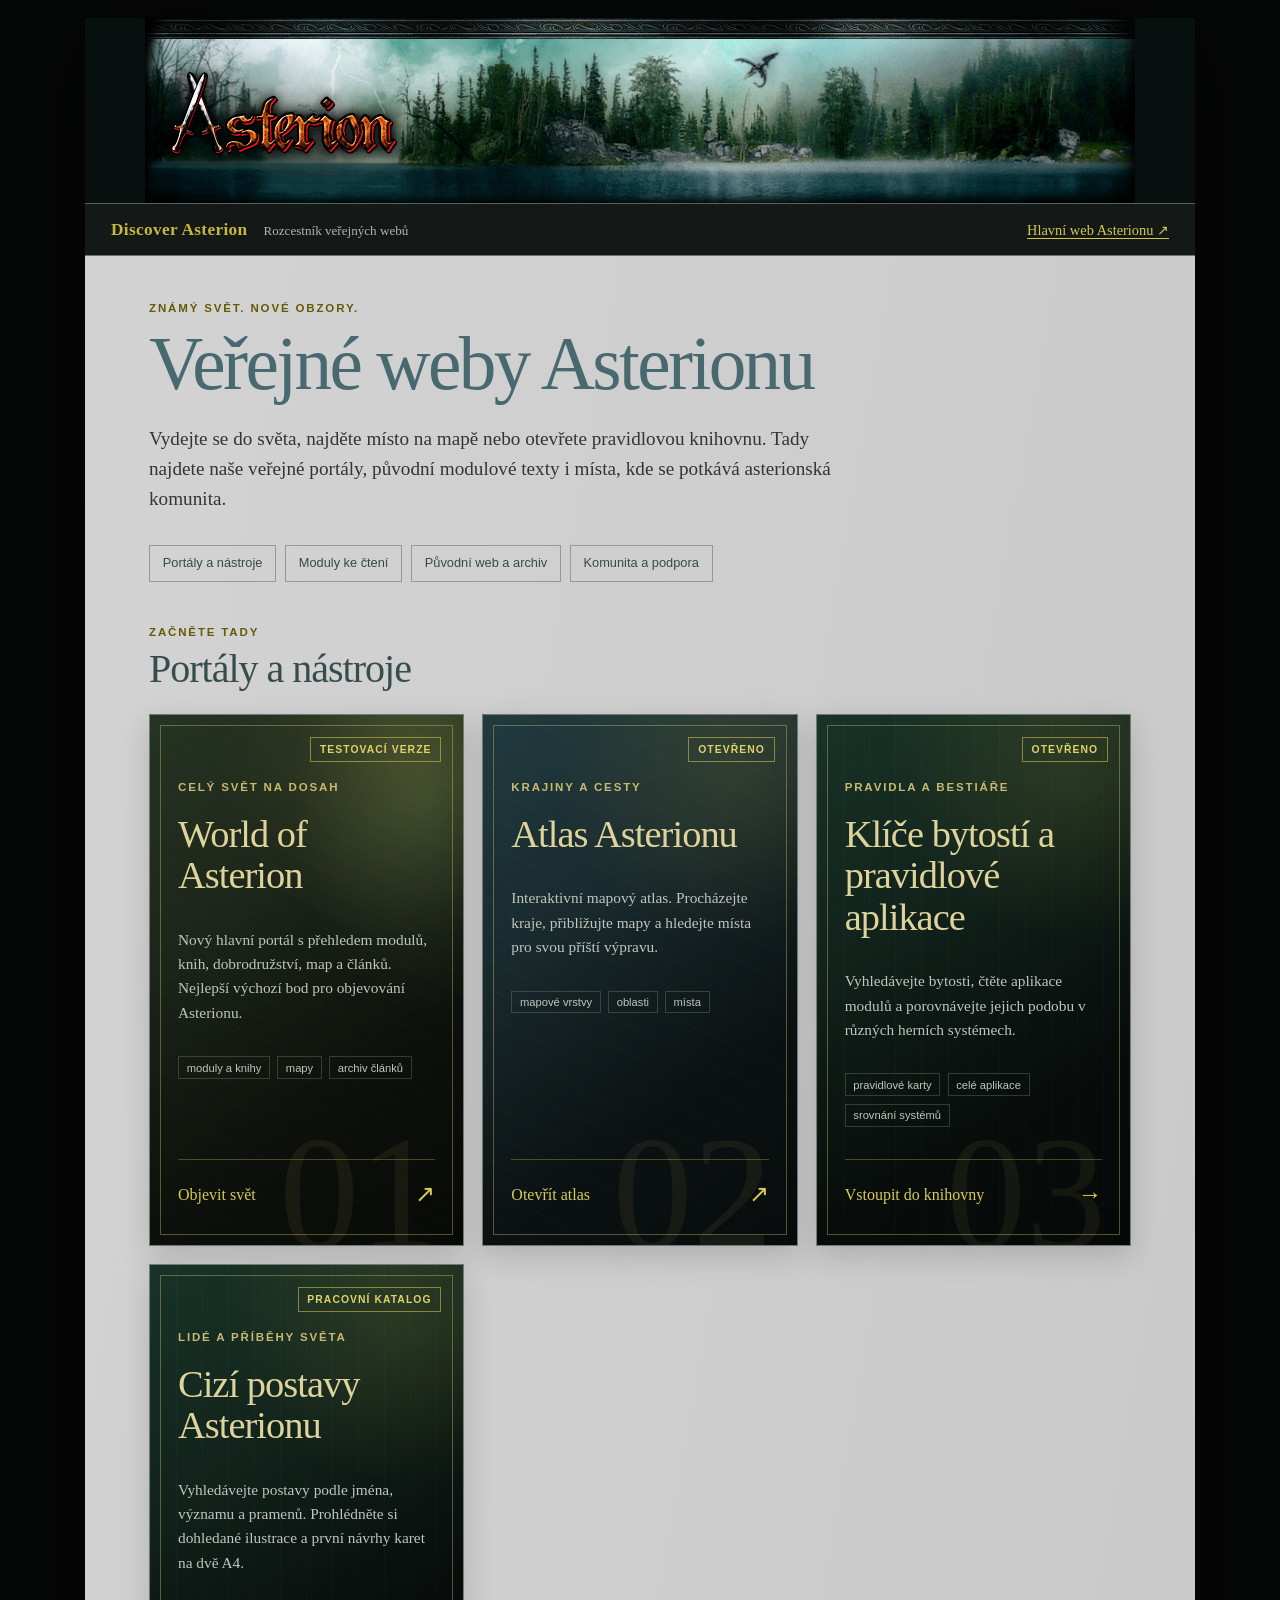
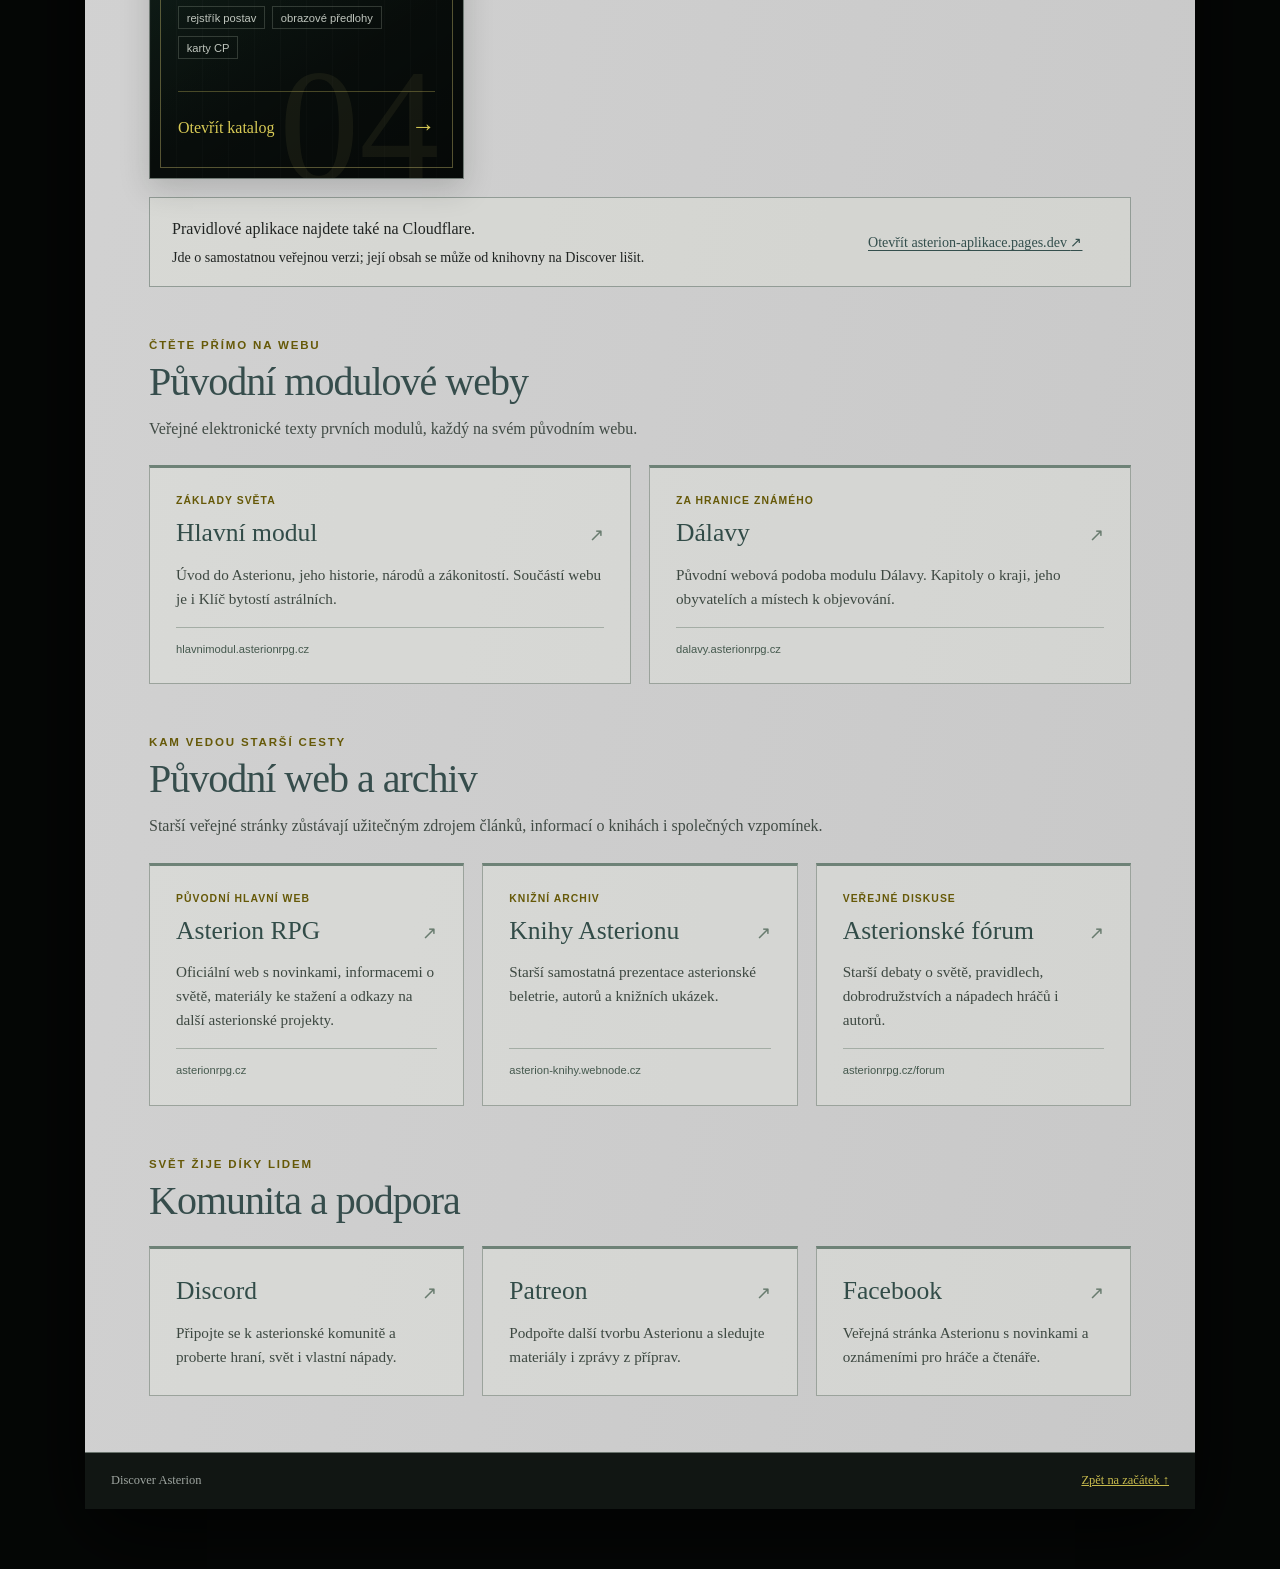
<file: index.html>
<!doctype html>
<html lang="cs">
<head>
  <meta charset="utf-8">
  <meta name="viewport" content="width=device-width, initial-scale=1">
  <meta name="description" content="Veřejné weby Asterionu na jednom místě: hlavní portál, mapový atlas, Klíče bytostí, pravidlové aplikace, modulové texty a komunita.">
  <title>Discover Asterion — veřejné weby a knihovny</title>
  <link rel="icon" href="assets/header1.png" type="image/png">
  <link rel="stylesheet" href="styles.css?v=20261112a">
</head>
<body>
  <a class="skip-link" href="#obsah">Přejít k obsahu</a>

  <div class="site-frame">
    <header class="asterion-header" aria-label="Discover Asterion">
      <a href="https://worldofasterion.github.io/#/home" aria-label="Přejít na hlavní web Asterionu">
        <img src="assets/header1.png" alt="" width="195" height="185">
        <img src="assets/header2d.png" alt="Asterion" width="600" height="185">
        <img src="assets/header3d.png" alt="" width="195" height="185">
      </a>
    </header>

    <nav class="site-nav" aria-label="Související weby">
      <strong>Discover Asterion</strong>
      <span>Rozcestník veřejných webů</span>
      <a href="https://worldofasterion.github.io/#/home">Hlavní web Asterionu&nbsp;↗</a>
    </nav>

    <main id="obsah">
      <section class="intro" aria-labelledby="page-title">
        <p class="eyebrow">Známý svět. Nové obzory.</p>
        <h1 id="page-title">Veřejné weby Asterionu</h1>
        <p class="lead">Vydejte se do světa, najděte místo na mapě nebo otevřete pravidlovou knihovnu. Tady najdete naše veřejné portály, původní modulové texty i místa, kde se potkává asterionská komunita.</p>
      </section>

      <nav class="section-nav" aria-label="Na této stránce">
        <a href="#weby">Portály a nástroje</a>
        <a href="#moduly">Moduly ke čtení</a>
        <a href="#archiv">Původní web a archiv</a>
        <a href="#komunita">Komunita a podpora</a>
      </nav>

      <section class="directory-section" id="weby" aria-labelledby="weby-title">
        <div class="section-heading">
          <p class="eyebrow">Začněte tady</p>
          <h2 id="weby-title">Portály a nástroje</h2>
        </div>
        <div class="portal-grid">
          <a class="portal portal-world" href="https://worldofasterion.github.io/#/home" aria-labelledby="world-title">
            <span class="portal-number" aria-hidden="true">01</span>
            <span class="portal-status is-live">Testovací verze</span>
            <div class="portal-copy">
              <p class="eyebrow">Celý svět na dosah</p>
              <h3 id="world-title">World of Asterion</h3>
              <p>Nový hlavní portál s přehledem modulů, knih, dobrodružství, map a článků. Nejlepší výchozí bod pro objevování Asterionu.</p>
              <ul aria-label="Obsah portálu"><li>moduly a knihy</li><li>mapy</li><li>archiv článků</li></ul>
              <span class="portal-action">Objevit svět <b aria-hidden="true">↗</b></span>
            </div>
          </a>
          <a class="portal portal-atlas" href="https://asterion-atlas.github.io/" aria-labelledby="atlas-title">
            <span class="portal-number" aria-hidden="true">02</span>
            <span class="portal-status is-live">Otevřeno</span>
            <div class="portal-copy">
              <p class="eyebrow">Krajiny a cesty</p>
              <h3 id="atlas-title">Atlas Asterionu</h3>
              <p>Interaktivní mapový atlas. Procházejte kraje, přibližujte mapy a hledejte místa pro svou příští výpravu.</p>
              <ul aria-label="Možnosti atlasu"><li>mapové vrstvy</li><li>oblasti</li><li>místa</li></ul>
              <span class="portal-action">Otevřít atlas <b aria-hidden="true">↗</b></span>
            </div>
          </a>
          <a class="portal portal-apps" href="aplikace/#home" aria-labelledby="apps-title">
            <span class="portal-number" aria-hidden="true">03</span>
            <span class="portal-status is-live">Otevřeno</span>
            <div class="portal-copy">
              <p class="eyebrow">Pravidla a bestiáře</p>
              <h3 id="apps-title">Klíče bytostí a pravidlové aplikace</h3>
              <p>Vyhledávejte bytosti, čtěte aplikace modulů a porovnávejte jejich podobu v různých herních systémech.</p>
              <ul aria-label="Obsah knihovny"><li>pravidlové karty</li><li>celé aplikace</li><li>srovnání systémů</li></ul>
              <span class="portal-action">Vstoupit do knihovny <b aria-hidden="true">→</b></span>
            </div>
          </a>
          <a class="portal portal-apps" href="cizi-postavy/" aria-labelledby="cp-title">
            <span class="portal-number" aria-hidden="true">04</span>
            <span class="portal-status is-live">Pracovní katalog</span>
            <div class="portal-copy"><p class="eyebrow">Lidé a příběhy světa</p>
              <h3 id="cp-title">Cizí postavy Asterionu</h3>
              <p>Vyhledávejte postavy podle jména, významu a pramenů. Prohlédněte si dohledané ilustrace a první návrhy karet na dvě A4.</p>
              <ul aria-label="Obsah katalogu"><li>rejstřík postav</li><li>obrazové předlohy</li><li>karty CP</li></ul>
              <span class="portal-action">Otevřít katalog <b aria-hidden="true">→</b></span>
            </div>
          </a>
        </div>
        <aside class="version-note" aria-label="Další veřejná pravidlová knihovna">
          <p><strong>Pravidlové aplikace najdete také na Cloudflare.</strong> Jde o samostatnou veřejnou verzi; její obsah se může od knihovny na Discover lišit.</p>
          <a href="https://asterion-aplikace.pages.dev/">Otevřít asterion-aplikace.pages.dev <span aria-hidden="true">↗</span></a>
        </aside>
      </section>

      <section class="directory-section" id="moduly" aria-labelledby="moduly-title">
        <div class="section-heading">
          <p class="eyebrow">Čtěte přímo na webu</p>
          <h2 id="moduly-title">Původní modulové weby</h2>
          <p>Veřejné elektronické texty prvních modulů, každý na svém původním webu.</p>
        </div>
        <div class="link-grid two-columns">
          <a class="web-link" href="https://hlavnimodul.asterionrpg.cz/" aria-labelledby="hm-title">
            <span class="web-kind">Základy světa</span>
            <h3 id="hm-title">Hlavní modul <span aria-hidden="true">↗</span></h3>
            <p>Úvod do Asterionu, jeho historie, národů a zákonitostí. Součástí webu je i Klíč bytostí astrálních.</p>
            <span class="web-address">hlavnimodul.asterionrpg.cz</span>
          </a>
          <a class="web-link" href="https://dalavy.asterionrpg.cz/" aria-labelledby="dalavy-title">
            <span class="web-kind">Za hranice známého</span>
            <h3 id="dalavy-title">Dálavy <span aria-hidden="true">↗</span></h3>
            <p>Původní webová podoba modulu Dálavy. Kapitoly o kraji, jeho obyvatelích a místech k objevování.</p>
            <span class="web-address">dalavy.asterionrpg.cz</span>
          </a>
        </div>
      </section>

      <section class="directory-section" id="archiv" aria-labelledby="archiv-title">
        <div class="section-heading">
          <p class="eyebrow">Kam vedou starší cesty</p>
          <h2 id="archiv-title">Původní web a archiv</h2>
          <p>Starší veřejné stránky zůstávají užitečným zdrojem článků, informací o knihách i společných vzpomínek.</p>
        </div>
        <div class="link-grid">
          <a class="web-link" href="https://asterionrpg.cz/" aria-labelledby="original-title">
            <span class="web-kind">Původní hlavní web</span>
            <h3 id="original-title">Asterion RPG <span aria-hidden="true">↗</span></h3>
            <p>Oficiální web s novinkami, informacemi o světě, materiály ke stažení a odkazy na další asterionské projekty.</p>
            <span class="web-address">asterionrpg.cz</span>
          </a>
          <a class="web-link" href="https://asterion-knihy.webnode.cz/" aria-labelledby="books-title">
            <span class="web-kind">Knižní archiv</span>
            <h3 id="books-title">Knihy Asterionu <span aria-hidden="true">↗</span></h3>
            <p>Starší samostatná prezentace asterionské beletrie, autorů a knižních ukázek.</p>
            <span class="web-address">asterion-knihy.webnode.cz</span>
          </a>
          <a class="web-link" href="https://asterionrpg.cz/forum/" aria-labelledby="forum-title">
            <span class="web-kind">Veřejné diskuse</span>
            <h3 id="forum-title">Asterionské fórum <span aria-hidden="true">↗</span></h3>
            <p>Starší debaty o světě, pravidlech, dobrodružstvích a nápadech hráčů i autorů.</p>
            <span class="web-address">asterionrpg.cz/forum</span>
          </a>
        </div>
      </section>

      <section class="directory-section" id="komunita" aria-labelledby="komunita-title">
        <div class="section-heading">
          <p class="eyebrow">Svět žije díky lidem</p>
          <h2 id="komunita-title">Komunita a podpora</h2>
        </div>
        <div class="link-grid community-links">
          <a class="web-link" href="https://discord.gg/nff9kSGvEa" aria-labelledby="discord-title">
            <h3 id="discord-title">Discord <span aria-hidden="true">↗</span></h3>
            <p>Připojte se k asterionské komunitě a proberte hraní, svět i vlastní nápady.</p>
          </a>
          <a class="web-link" href="https://www.patreon.com/AsterionRPG" aria-labelledby="patreon-title">
            <h3 id="patreon-title">Patreon <span aria-hidden="true">↗</span></h3>
            <p>Podpořte další tvorbu Asterionu a sledujte materiály i zprávy z příprav.</p>
          </a>
          <a class="web-link" href="https://www.facebook.com/pages/Asterion-sv%C4%9Bt-pro-RPG/113271548682893" aria-labelledby="facebook-title">
            <h3 id="facebook-title">Facebook <span aria-hidden="true">↗</span></h3>
            <p>Veřejná stránka Asterionu s novinkami a oznámeními pro hráče a čtenáře.</p>
          </a>
        </div>
      </section>
    </main>

    <footer>
      <span>Discover Asterion</span>
      <a href="#obsah">Zpět na začátek ↑</a>
    </footer>
  </div>
</body>
</html>
</file>
<file: styles.css>
:root {
  --ink: #202422;
  --panel: #c8c8c8;
  --panel-light: #d3d3d3;
  --night: #050706;
  --night-soft: #111613;
  --gold: #c7b73d;
  --gold-deep: #665908;
  --blue: #496970;
  --serif: Georgia, "Times New Roman", serif;
  color-scheme: dark;
}

* { box-sizing: border-box; }
html { min-width: 320px; background: var(--night); }

body {
  margin: 0;
  background: radial-gradient(circle at 50% -20%, #234b4a 0, #07100e 33rem, transparent 48rem), var(--night);
  color: var(--ink);
  font: 16px/1.58 var(--serif);
}

a { color: inherit; }
a:focus-visible { outline: 3px solid #496970; outline-offset: 5px; }
.portal:focus-visible, .site-nav a:focus-visible, footer a:focus-visible { outline-color: #e0d45d; }

.skip-link {
  position: fixed;
  left: 1rem;
  top: -5rem;
  z-index: 10;
  padding: .65rem .9rem;
  background: white;
  color: black;
}

.skip-link:focus { top: 1rem; }

.site-frame {
  width: min(1110px, calc(100% - 28px));
  margin: 18px auto 60px;
  box-shadow: 0 24px 80px #000c;
}

.asterion-header { height: 185px; overflow: hidden; background: #07100f; }

.asterion-header a {
  display: grid;
  grid-template-columns: 195px minmax(0, 600px) 195px;
  justify-content: center;
  width: 100%;
  height: 100%;
}

.asterion-header img { display: block; width: 100%; height: 185px; object-fit: cover; }

.site-nav {
  display: flex;
  align-items: baseline;
  gap: 1rem;
  min-height: 52px;
  padding: 12px 26px;
  border-top: 1px solid #52645d;
  border-bottom: 1px solid #6d746f;
  background: #141917;
  color: #e0e1dc;
}

.site-nav strong { color: var(--gold); font-size: 1.08rem; letter-spacing: .02em; }
.site-nav span { color: #aeb5b0; font-size: .82rem; }
.site-nav a { margin-left: auto; color: #d3c650; font-size: .9rem; text-underline-offset: .22em; }

main { padding: 46px clamp(24px, 5vw, 64px) 56px; background: linear-gradient(100deg, var(--panel-light), var(--panel)); }
.intro { max-width: 760px; }

.eyebrow {
  margin: 0 0 .45rem;
  color: var(--gold-deep);
  font: 700 .72rem/1.2 Arial, sans-serif;
  letter-spacing: .16em;
  text-transform: uppercase;
}

h1, h2, h3 { line-height: 1.08; }
h1 { margin: 0; color: var(--blue); font-size: clamp(2.5rem, 6vw, 4.7rem); font-weight: 400; letter-spacing: -.035em; }
.lead { max-width: 690px; margin: 1.2rem 0 0; color: #313633; font-size: clamp(1.02rem, 2vw, 1.2rem); }

.section-nav { display: flex; flex-wrap: wrap; gap: .55rem; margin-top: 30px; }
.section-nav a { padding: .55rem .8rem; border: 1px solid #939b95; color: #344b49; font: .8rem/1.4 Arial, sans-serif; text-decoration: none; }
.section-nav a:hover { background: #b5beb8; border-color: #496970; }
.directory-section { margin-top: 44px; scroll-margin-top: 24px; }
.directory-section + .directory-section { margin-top: 52px; }
.section-heading h2 { margin: 0; color: #364d4c; font-size: clamp(1.8rem, 3.2vw, 2.5rem); font-weight: 400; letter-spacing: -.025em; }
.section-heading > p:not(.eyebrow) { max-width: 690px; margin: .8rem 0 0; color: #414b45; }
.portal-grid { display: grid; grid-template-columns: repeat(3, minmax(0, 1fr)); gap: 18px; margin-top: 24px; }

.portal {
  position: relative;
  min-height: 420px;
  overflow: hidden;
  border: 1px solid #707a74;
  background: var(--night-soft);
  color: #e4e3d9;
  box-shadow: 0 10px 28px #1017132b;
  text-decoration: none;
  transition: transform .18s ease, box-shadow .18s ease;
}

.portal::before, .portal::after { position: absolute; content: ""; pointer-events: none; }
.portal::before { inset: 0; background: radial-gradient(circle at 80% 8%, #b9a73926, transparent 33%), linear-gradient(145deg, transparent 35%, #0008 100%); }
.portal::after { inset: 10px; border: 1px solid #d6ca7660; }

.portal-apps {
  background: repeating-linear-gradient(90deg, #ffffff05 0 1px, transparent 1px 26px), linear-gradient(150deg, #183328, #0b120f 72%);
}

.portal:hover { transform: translateY(-4px); box-shadow: 0 17px 38px #07100d66; }
.portal-world { background: radial-gradient(ellipse at 88% 15%, #7f9e6540, transparent 34%), repeating-linear-gradient(25deg, #ffffff04 0 1px, transparent 1px 18px), linear-gradient(145deg, #263423, #11150f 72%); }
.portal-atlas { background: repeating-linear-gradient(25deg, #ffffff05 0 1px, transparent 1px 26px), linear-gradient(145deg, #213b40, #101819 72%); }

.portal-number { position: absolute; right: 24px; bottom: -28px; z-index: 0; color: #d8cb6d12; font-size: 10rem; line-height: 1; }

.portal-status {
  position: absolute;
  z-index: 2;
  top: 22px;
  right: 22px;
  padding: .35rem .55rem;
  border: 1px solid #a8b09c70;
  color: #c4cabd;
  font: 700 .65rem Arial, sans-serif;
  letter-spacing: .1em;
  text-transform: uppercase;
}

.portal-status.is-live { border-color: #cbbd4f99; color: #dfd26b; }

.portal-copy { position: relative; z-index: 1; display: flex; flex-direction: column; height: 100%; padding: 66px 28px 32px; }
.portal .eyebrow { color: #c7ba70; }
.portal h3 { max-width: 25rem; margin: .7rem 0 1rem; color: #ddd39b; font-size: clamp(1.9rem, 3vw, 2.5rem); font-weight: 400; letter-spacing: -.025em; }
.portal-copy > p:not(.eyebrow) { color: #c0c5bf; font-size: .96rem; }
.portal ul { display: flex; flex-wrap: wrap; gap: .45rem; margin: 1rem 0 2rem; padding: 0; list-style: none; }
.portal li { padding: .28rem .48rem; border: 1px solid #9eaa9a45; color: #bfc5bd; font: .7rem Arial, sans-serif; }

.portal-action {
  display: flex;
  justify-content: space-between;
  align-items: center;
  margin-top: auto;
  padding-top: 1rem;
  border-top: 1px solid #c9bd5d55;
  color: #d8ca55;
}

.portal-action b { font-size: 1.5rem; font-weight: 400; }
.version-note { display: flex; align-items: center; gap: 1.5rem; margin-top: 18px; padding: 18px 22px; border: 1px solid #929c96; background: #e5e7dc55; font-size: .88rem; }
.version-note p { flex: 1; margin: 0; }
.version-note a { flex: 0 1 240px; color: #344f4d; text-underline-offset: .2em; overflow-wrap: anywhere; }
.version-note strong { display: block; margin-bottom: .25rem; font-weight: 400; font-size: 1rem; }

.link-grid { display: grid; grid-template-columns: repeat(3, minmax(0, 1fr)); gap: 18px; margin-top: 24px; }
.two-columns { grid-template-columns: repeat(2, minmax(0, 1fr)); }
.web-link { display: flex; flex-direction: column; min-width: 0; padding: 26px; border: 1px solid #9ba39c; border-top: 3px solid #6e8277; background: #e8e9e055; text-decoration: none; transition: background .18s ease, border-color .18s ease; }
.web-link:hover { background: #f1f1e8aa; border-color: #536e63; }
.web-kind { color: var(--gold-deep); font: 700 .65rem/1.4 Arial, sans-serif; letter-spacing: .1em; text-transform: uppercase; }
.web-link h3 { display: flex; justify-content: space-between; align-items: baseline; gap: .75rem; margin: .65rem 0 .5rem; color: #324c48; font-size: 1.6rem; font-weight: 400; }
.web-link h3 span { color: #697c6f; font-size: 1.1rem; }
.web-link p { margin: .5rem 0 1rem; color: #3d4841; font-size: .95rem; }
.web-address { margin-top: auto; padding-top: .8rem; border-top: 1px solid #a4ada5; color: #45594e; font: .7rem/1.5 Arial, sans-serif; overflow-wrap: anywhere; }
.community-links .web-link { padding-top: 18px; }
.community-links p { margin-bottom: 0; }

footer { display: flex; justify-content: space-between; padding: 18px 26px; border-top: 1px solid #69736c; background: #111613; color: #9da49f; font-size: .78rem; }
footer a { color: #c7ba4d; }

@media (min-width: 781px) and (max-width: 1000px) {
  .portal-copy { padding-right: 22px; padding-left: 22px; }
  .portal h3 { font-size: 1.9rem; }
  .link-grid:not(.two-columns) { grid-template-columns: repeat(2, minmax(0, 1fr)); }
}

@media (max-width: 780px) {
  .site-frame { width: min(100% - 16px, 650px); margin-top: 8px; }
  .asterion-header a { grid-template-columns: 0 minmax(0, 600px) 0; }
  .asterion-header img:first-child, .asterion-header img:last-child { opacity: 0; }
  .site-nav { flex-wrap: wrap; gap: .25rem 1rem; }
  .site-nav span { order: 3; width: 100%; }
  .portal-grid { grid-template-columns: 1fr; }
  .portal { min-height: 360px; }
  .link-grid { grid-template-columns: 1fr; }
  .version-note { display: block; }
  .version-note a { display: inline-block; margin-top: .8rem; }
}

@media (max-width: 470px) {
  main { padding: 34px 18px 40px; }
  .site-nav { padding: 11px 16px; }
  .site-nav a { margin-left: 0; }
  .asterion-header { height: 120px; }
  .asterion-header img { height: 120px; object-fit: contain; }
  .portal-copy { padding: 64px 28px 30px; }
  .portal h3 { font-size: 2.15rem; }
  .section-nav a { flex: 1 1 120px; }
  .web-link { padding: 22px; }
  footer { display: block; }
  footer a { display: inline-block; margin-top: .35rem; }
}

@media (prefers-reduced-motion: reduce) { * { transition: none !important; } }
</file>
